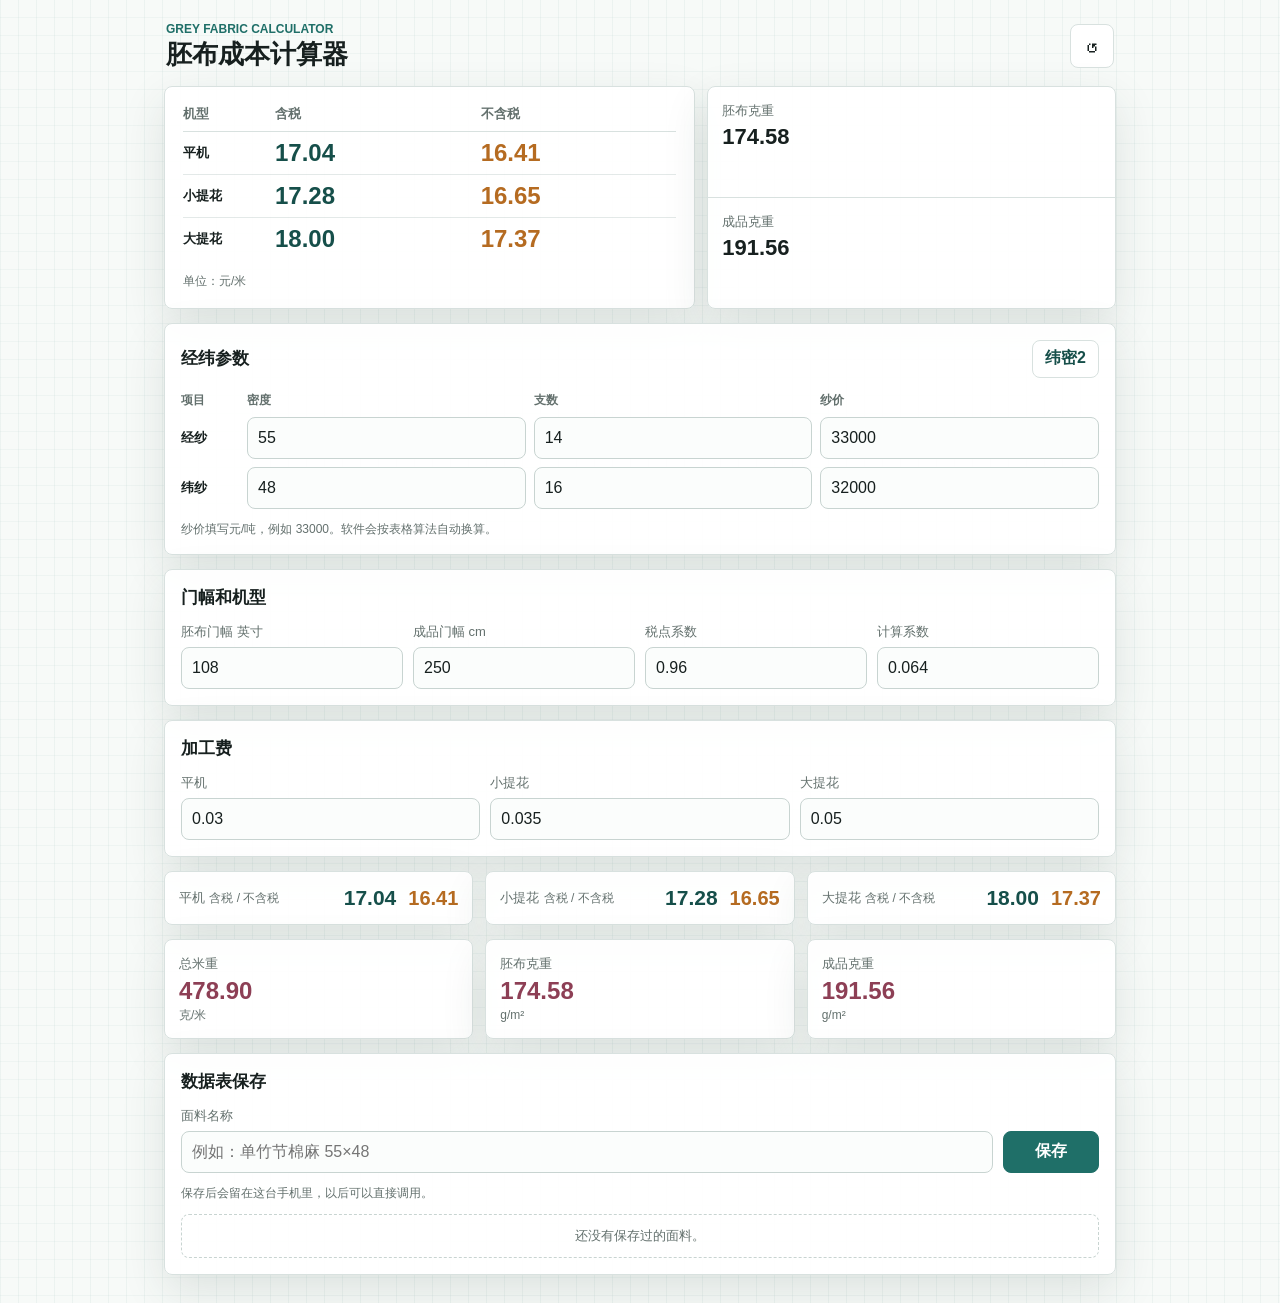
<file: index.html>
<!doctype html>
<html lang="zh-CN">
  <head>
    <meta charset="utf-8">
    <meta name="viewport" content="width=device-width, initial-scale=1">
    <meta name="theme-color" content="#1f6f68">
    <title>胚布成本计算器</title>
    <link rel="manifest" href="./manifest.webmanifest?v=5">
    <link rel="stylesheet" href="./styles.css?v=5">
  </head>
  <body>
    <main class="app-shell">
      <header class="topbar">
        <div>
          <p class="eyebrow">Grey Fabric Calculator</p>
          <h1>胚布成本计算器</h1>
        </div>
        <button class="icon-button" id="resetBtn" type="button" aria-label="恢复默认值" title="恢复默认值">
          <span aria-hidden="true">↺</span>
        </button>
      </header>

      <section class="summary-band" aria-label="核心报价">
        <div class="price-board">
          <div class="price-board-head">
            <span>机型</span>
            <span>含税</span>
            <span>不含税</span>
          </div>
          <div class="price-board-row">
            <span>平机</span>
            <strong id="plainTaxedTop">0.00</strong>
            <strong id="plainUntaxedTop">0.00</strong>
          </div>
          <div class="price-board-row">
            <span>小提花</span>
            <strong id="smallTaxedTop">0.00</strong>
            <strong id="smallUntaxedTop">0.00</strong>
          </div>
          <div class="price-board-row">
            <span>大提花</span>
            <strong id="largeTaxedTop">0.00</strong>
            <strong id="largeUntaxedTop">0.00</strong>
          </div>
          <p>单位：元/米</p>
        </div>
        <div class="summary-grid">
          <div>
            <span>胚布克重</span>
            <strong id="greyGsmTop">0.0</strong>
          </div>
          <div>
            <span>成品克重</span>
            <strong id="finishedGsmTop">0.0</strong>
          </div>
        </div>
      </section>

      <form id="calculator" class="content" autocomplete="off">
        <section class="panel">
          <div class="section-title">
            <h2>经纬参数</h2>
            <button class="ghost-button" id="toggleWeft2" type="button">纬密2</button>
          </div>

          <div class="yarn-table" role="group" aria-label="经纬纱输入">
            <div class="table-head">
              <span>项目</span>
              <span>密度</span>
              <span>支数</span>
              <span>纱价</span>
            </div>

            <label class="input-row">
              <span>经纱</span>
              <input data-field="warpDensity" inputmode="decimal" type="number" step="0.01" min="0">
              <input data-field="warpCount" inputmode="decimal" type="number" step="0.01" min="0">
              <input data-field="warpPrice" inputmode="decimal" type="number" step="100" min="0">
            </label>

            <label class="input-row">
              <span>纬纱</span>
              <input data-field="weftDensity" inputmode="decimal" type="number" step="0.01" min="0">
              <input data-field="weftCount" inputmode="decimal" type="number" step="0.01" min="0">
              <input data-field="weftPrice" inputmode="decimal" type="number" step="100" min="0">
            </label>

            <label class="input-row optional-row" id="weft2Row">
              <span>纬纱2</span>
              <input data-field="weft2Density" inputmode="decimal" type="number" step="0.01" min="0">
              <input data-field="weft2Count" inputmode="decimal" type="number" step="0.01" min="0">
              <input data-field="weft2Price" inputmode="decimal" type="number" step="100" min="0">
            </label>
          </div>

          <p class="hint">纱价填写元/吨，例如 33000。软件会按表格算法自动换算。</p>
        </section>

        <section class="panel">
          <div class="section-title">
            <h2>门幅和机型</h2>
          </div>
          <div class="field-grid">
            <label>
              <span>胚布门幅 英寸</span>
              <input data-field="greyWidth" inputmode="decimal" type="number" step="0.1" min="0">
            </label>
            <label>
              <span>成品门幅 cm</span>
              <input data-field="finishedWidth" inputmode="decimal" type="number" step="0.1" min="0">
            </label>
            <label>
              <span>税点系数</span>
              <input data-field="taxFactor" inputmode="decimal" type="number" step="0.001" min="0">
            </label>
            <label>
              <span>计算系数</span>
              <input data-field="coefficient" inputmode="decimal" type="number" step="0.001" min="0">
            </label>
          </div>
        </section>

        <section class="panel">
          <div class="section-title">
            <h2>加工费</h2>
          </div>
          <div class="machine-fees">
            <label>
              <span>平机</span>
              <input data-field="plainFee" inputmode="decimal" type="number" step="0.001" min="0">
            </label>
            <label>
              <span>小提花</span>
              <input data-field="smallJacquardFee" inputmode="decimal" type="number" step="0.001" min="0">
            </label>
            <label>
              <span>大提花</span>
              <input data-field="largeJacquardFee" inputmode="decimal" type="number" step="0.001" min="0">
            </label>
          </div>
        </section>

        <section class="results" aria-label="计算结果">
          <article class="result-row">
            <div>
              <span>平机</span>
              <small>含税 / 不含税</small>
            </div>
            <strong><b id="plainTaxed">0.00</b><em id="plainUntaxed">0.00</em></strong>
          </article>
          <article class="result-row">
            <div>
              <span>小提花</span>
              <small>含税 / 不含税</small>
            </div>
            <strong><b id="smallTaxed">0.00</b><em id="smallUntaxed">0.00</em></strong>
          </article>
          <article class="result-row">
            <div>
              <span>大提花</span>
              <small>含税 / 不含税</small>
            </div>
            <strong><b id="largeTaxed">0.00</b><em id="largeUntaxed">0.00</em></strong>
          </article>
        </section>

        <section class="details">
          <div>
            <span>总米重</span>
            <strong id="meterWeight">0.0</strong>
            <small>克/米</small>
          </div>
          <div>
            <span>胚布克重</span>
            <strong id="greyGsm">0.0</strong>
            <small>g/m²</small>
          </div>
          <div>
            <span>成品克重</span>
            <strong id="finishedGsm">0.0</strong>
            <small>g/m²</small>
          </div>
        </section>

        <section class="panel saved-panel">
          <div class="section-title">
            <h2>数据表保存</h2>
          </div>
          <div class="save-box">
            <label>
              <span>面料名称</span>
              <input id="fabricName" type="text" maxlength="40" placeholder="例如：单竹节棉麻 55×48">
            </label>
            <button class="primary-button" id="saveFabricBtn" type="button">保存</button>
          </div>
          <p class="hint" id="saveStatus">保存后会留在这台手机里，以后可以直接调用。</p>
          <div class="saved-list" id="savedList" aria-live="polite"></div>
        </section>
      </form>
    </main>

    <script src="./app.js?v=5"></script>
  </body>
</html>
</file>
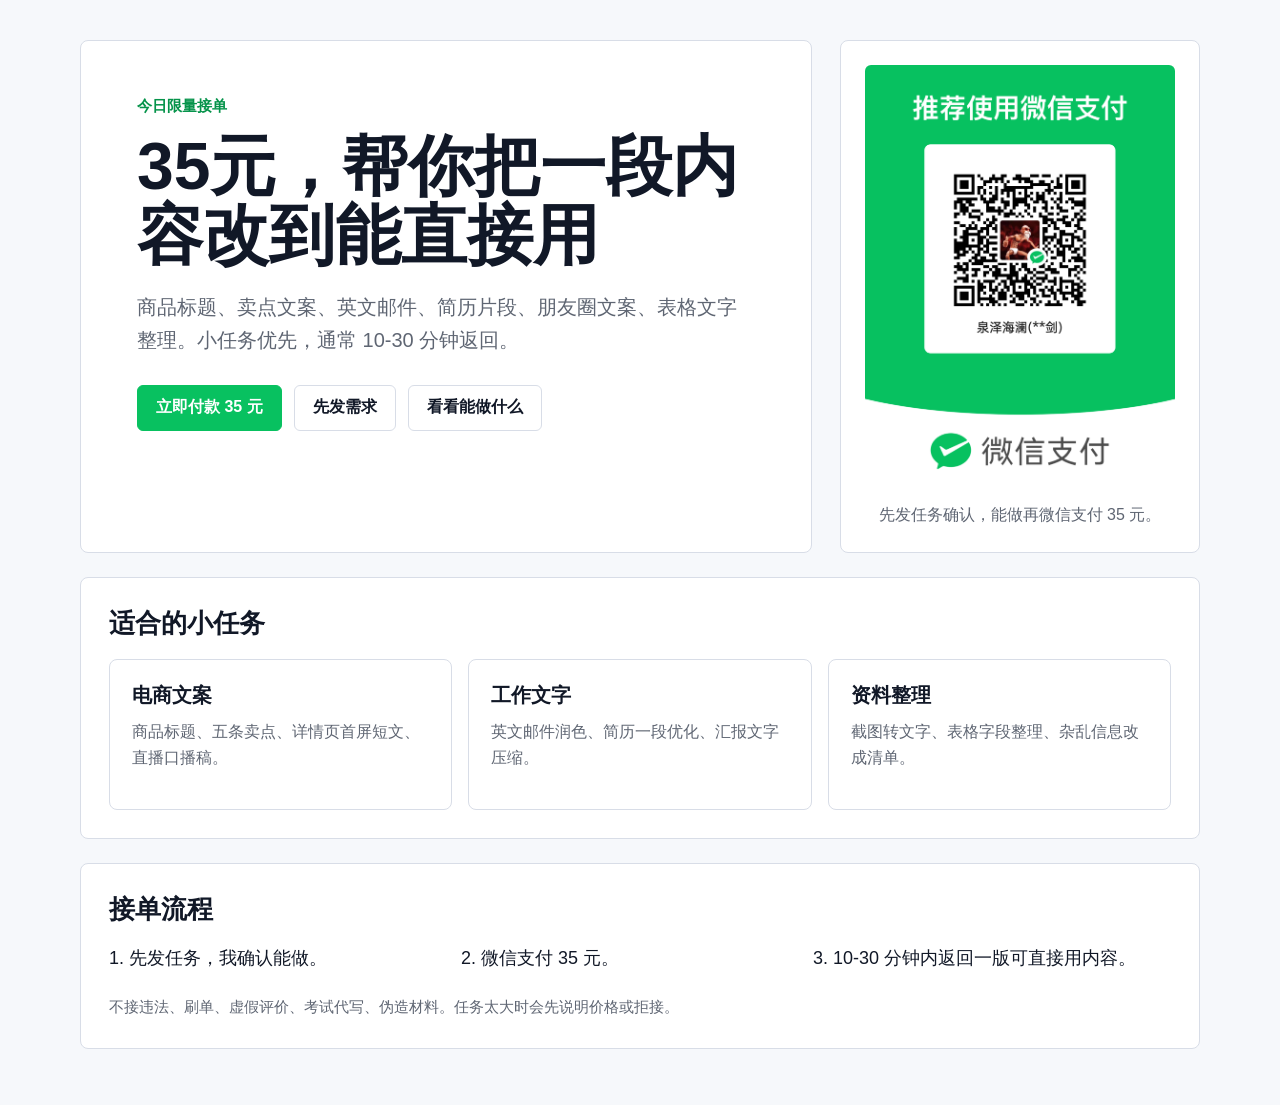
<file: quick-copy-35/index.html>
<!doctype html>
<html lang="zh-CN">
<head>
  <meta charset="utf-8">
  <meta name="viewport" content="width=device-width, initial-scale=1">
  <title>35元快速改稿服务</title>
  <link rel="stylesheet" href="styles.css">
</head>
<body>
  <main class="page">
    <section class="hero">
      <div class="hero-copy">
        <p class="eyebrow">今日限量接单</p>
        <h1>35元，帮你把一段内容改到能直接用</h1>
        <p class="lead">商品标题、卖点文案、英文邮件、简历片段、朋友圈文案、表格文字整理。小任务优先，通常 10-30 分钟返回。</p>
        <div class="actions">
          <a class="button primary" href="#pay">立即付款 35 元</a>
          <a class="button secondary" href="https://github.com/Cappuccinor/fabric-calculator/issues/new?title=%E5%B0%8F%E4%BB%BB%E5%8A%A1%EF%BC%9A&body=%E4%BB%BB%E5%8A%A1%E7%B1%BB%E5%9E%8B%EF%BC%9A%0A%0A%E5%8E%9F%E5%A7%8B%E5%86%85%E5%AE%B9%EF%BC%9A%0A%0A%E5%B8%8C%E6%9C%9B%E4%BA%A4%E4%BB%98%EF%BC%9A%0A%0A%E6%88%AA%E6%AD%A2%E6%97%B6%E9%97%B4%EF%BC%9A">先发需求</a>
          <a class="button secondary" href="#scope">看看能做什么</a>
        </div>
      </div>
      <aside class="pay-card" id="pay" aria-label="微信支付二维码">
        <img src="assets/wechat-pay.png" alt="微信支付收款码">
        <p>先发任务确认，能做再微信支付 35 元。</p>
      </aside>
    </section>

    <section class="band" id="scope">
      <h2>适合的小任务</h2>
      <div class="grid">
        <article>
          <h3>电商文案</h3>
          <p>商品标题、五条卖点、详情页首屏短文、直播口播稿。</p>
        </article>
        <article>
          <h3>工作文字</h3>
          <p>英文邮件润色、简历一段优化、汇报文字压缩。</p>
        </article>
        <article>
          <h3>资料整理</h3>
          <p>截图转文字、表格字段整理、杂乱信息改成清单。</p>
        </article>
      </div>
    </section>

    <section class="band steps">
      <h2>接单流程</h2>
      <ol>
        <li>先发任务，我确认能做。</li>
        <li>微信支付 35 元。</li>
        <li>10-30 分钟内返回一版可直接用内容。</li>
      </ol>
      <p class="note">不接违法、刷单、虚假评价、考试代写、伪造材料。任务太大时会先说明价格或拒接。</p>
    </section>
  </main>
</body>
</html>
</file>
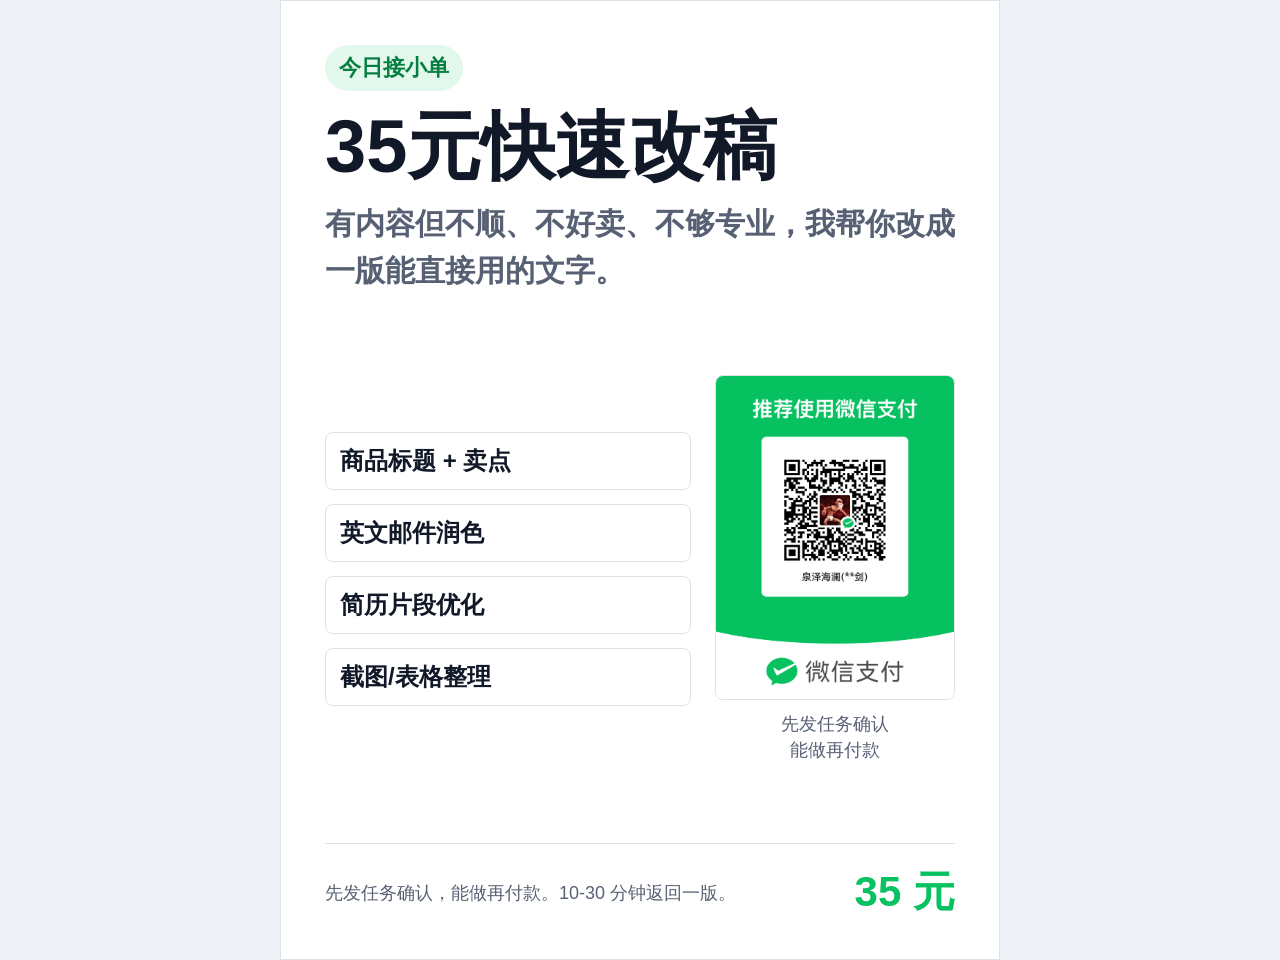
<file: quick-copy-35/poster.html>
<!doctype html>
<html lang="zh-CN">
<head>
  <meta charset="utf-8">
  <meta name="viewport" content="width=device-width, initial-scale=1">
  <title>35元快速改稿海报</title>
  <style>
    :root {
      --green: #08c160;
      --ink: #111827;
      --muted: #586174;
      --line: #dce2ec;
    }

    * {
      box-sizing: border-box;
    }

    body {
      margin: 0;
      min-height: 100vh;
      display: grid;
      place-items: center;
      background: #eef2f7;
      font-family: -apple-system, BlinkMacSystemFont, "Segoe UI", "Microsoft YaHei", sans-serif;
      color: var(--ink);
    }

    .poster {
      width: min(100vw, 720px);
      aspect-ratio: 3 / 4;
      display: grid;
      grid-template-rows: auto 1fr auto;
      gap: 22px;
      padding: 44px 44px 36px;
      background: #ffffff;
      border: 1px solid var(--line);
    }

    .tag {
      width: fit-content;
      padding: 8px 14px;
      border-radius: 999px;
      background: rgba(8, 193, 96, 0.11);
      color: #057f41;
      font-size: 22px;
      font-weight: 800;
    }

    h1 {
      margin: 18px 0 16px;
      font-size: clamp(42px, 8vw, 74px);
      line-height: 1.03;
      letter-spacing: 0;
    }

    .subtitle {
      margin: 0;
      color: var(--muted);
      font-size: clamp(21px, 3vw, 30px);
      line-height: 1.55;
      font-weight: 600;
    }

    .body {
      display: grid;
      grid-template-columns: 1fr 240px;
      gap: 24px;
      align-items: center;
    }

    ul {
      margin: 0;
      padding: 0;
      list-style: none;
      display: grid;
      gap: 14px;
    }

    li {
      min-height: 52px;
      display: flex;
      align-items: center;
      padding: 12px 14px;
      border: 1px solid var(--line);
      border-radius: 8px;
      font-size: 24px;
      font-weight: 700;
    }

    .qr {
      display: grid;
      gap: 12px;
      text-align: center;
    }

    .qr img {
      width: 100%;
      border: 1px solid var(--line);
      border-radius: 8px;
    }

    .qr p {
      margin: 0;
      color: var(--muted);
      font-size: 18px;
      line-height: 1.4;
    }

    .footer {
      display: flex;
      justify-content: space-between;
      gap: 18px;
      align-items: center;
      padding-top: 18px;
      border-top: 1px solid var(--line);
      color: var(--muted);
      font-size: 18px;
      line-height: 1.45;
    }

    .price {
      color: var(--green);
      font-size: 42px;
      font-weight: 900;
      white-space: nowrap;
    }

    @media (max-width: 640px) {
      .poster {
        width: 100vw;
        min-height: 100vh;
        aspect-ratio: auto;
        padding: 28px 20px;
      }

      .body {
        grid-template-columns: 1fr;
      }

      .qr {
        width: min(280px, 70vw);
        margin: 0 auto;
      }

      .footer {
        flex-direction: column;
        align-items: flex-start;
      }
    }
  </style>
</head>
<body>
  <main class="poster">
    <header>
      <div class="tag">今日接小单</div>
      <h1>35元快速改稿</h1>
      <p class="subtitle">有内容但不顺、不好卖、不够专业，我帮你改成一版能直接用的文字。</p>
    </header>

    <section class="body">
      <ul>
        <li>商品标题 + 卖点</li>
        <li>英文邮件润色</li>
        <li>简历片段优化</li>
        <li>截图/表格整理</li>
      </ul>
      <div class="qr">
        <img src="assets/wechat-pay.png" alt="微信支付收款码">
        <p>先发任务确认<br>能做再付款</p>
      </div>
    </section>

    <footer class="footer">
      <span>先发任务确认，能做再付款。10-30 分钟返回一版。</span>
      <span class="price">35 元</span>
    </footer>
  </main>
</body>
</html>
</file>
<file: styles.css>
:root {
  color-scheme: light;
  --ink: #17201f;
  --muted: #63706d;
  --line: #d8e1df;
  --paper: #f7faf8;
  --panel: #ffffff;
  --accent: #1f6f68;
  --accent-strong: #164f4a;
  --amber: #b56b21;
  --rose: #8d3f55;
  --shadow: 0 16px 45px rgba(31, 54, 50, 0.12);
}

* {
  box-sizing: border-box;
}

body {
  margin: 0;
  min-height: 100vh;
  background:
    linear-gradient(90deg, rgba(31, 111, 104, 0.05) 1px, transparent 1px),
    linear-gradient(0deg, rgba(31, 111, 104, 0.04) 1px, transparent 1px),
    var(--paper);
  background-size: 18px 18px;
  color: var(--ink);
  font-family: "Microsoft YaHei", "PingFang SC", "Noto Sans SC", Arial, sans-serif;
}

button,
input {
  font: inherit;
}

button {
  -webkit-tap-highlight-color: transparent;
}

.app-shell {
  width: min(100%, 980px);
  margin: 0 auto;
  padding: 18px 14px 28px;
}

.topbar {
  display: flex;
  align-items: center;
  justify-content: space-between;
  gap: 16px;
  padding: 4px 2px 16px;
}

.eyebrow {
  margin: 0 0 4px;
  color: var(--accent);
  font-size: 12px;
  font-weight: 700;
  text-transform: uppercase;
}

h1,
h2 {
  margin: 0;
  letter-spacing: 0;
}

h1 {
  font-size: 26px;
  line-height: 1.15;
}

h2 {
  font-size: 17px;
}

.icon-button,
.ghost-button,
.primary-button,
.saved-actions button {
  border: 1px solid var(--line);
  background: var(--panel);
  color: var(--ink);
  cursor: pointer;
}

.icon-button {
  width: 44px;
  height: 44px;
  border-radius: 8px;
  font-size: 24px;
}

.ghost-button {
  min-height: 38px;
  border-radius: 8px;
  padding: 0 12px;
  color: var(--accent-strong);
  font-weight: 700;
}

.ghost-button.active {
  background: #e6f2ef;
  border-color: #9cc9c1;
}

.primary-button {
  min-height: 42px;
  border-color: var(--accent);
  border-radius: 8px;
  background: var(--accent);
  color: #fff;
  font-weight: 700;
}

.summary-band {
  display: grid;
  grid-template-columns: 1.3fr 1fr;
  gap: 12px;
  margin-bottom: 14px;
}

.price-board,
.summary-grid,
.panel,
.result-row,
.details > div {
  background: rgba(255, 255, 255, 0.96);
  border: 1px solid var(--line);
  border-radius: 8px;
  box-shadow: var(--shadow);
}

.price-board {
  padding: 18px;
}

.price-board span,
.summary-grid span,
.result-row span,
.details span,
label span {
  color: var(--muted);
  font-size: 13px;
}

.price-board p,
.details small,
.result-row small,
.hint {
  color: var(--muted);
  font-size: 12px;
}

.price-board p {
  margin: 12px 0 0;
}

.price-board-head,
.price-board-row {
  display: grid;
  grid-template-columns: 82px repeat(2, minmax(0, 1fr));
  gap: 10px;
  align-items: center;
}

.price-board-head {
  padding-bottom: 8px;
  border-bottom: 1px solid var(--line);
  font-weight: 700;
}

.price-board-row {
  min-height: 43px;
  border-bottom: 1px solid rgba(216, 225, 223, 0.72);
}

.price-board-row:last-of-type {
  border-bottom: 0;
}

.price-board-row > span {
  color: var(--ink);
  font-weight: 700;
}

.price-board-row strong {
  color: var(--accent-strong);
  font-size: 24px;
  line-height: 1;
}

.price-board-row strong:nth-child(3) {
  color: var(--amber);
}

.summary-grid {
  display: grid;
  grid-template-columns: 1fr;
}

.summary-grid div {
  padding: 14px;
}

.summary-grid div + div {
  border-top: 1px solid var(--line);
}

.summary-grid strong {
  display: block;
  margin-top: 4px;
  font-size: 22px;
}

.content {
  display: grid;
  gap: 14px;
}

.panel {
  padding: 16px;
}

.section-title {
  display: flex;
  align-items: center;
  justify-content: space-between;
  gap: 12px;
  margin-bottom: 14px;
}

.yarn-table {
  display: grid;
  gap: 8px;
}

.table-head,
.input-row {
  display: grid;
  grid-template-columns: 58px repeat(3, minmax(0, 1fr));
  gap: 8px;
  align-items: center;
}

.table-head {
  color: var(--muted);
  font-size: 12px;
  font-weight: 700;
}

.input-row > span {
  color: var(--ink);
  font-weight: 700;
}

.optional-row {
  display: none;
}

.optional-row.visible {
  display: grid;
}

input {
  width: 100%;
  min-width: 0;
  height: 42px;
  border: 1px solid #c8d4d1;
  border-radius: 8px;
  background: #fbfdfc;
  color: var(--ink);
  padding: 0 10px;
  outline: none;
}

input:focus {
  border-color: var(--accent);
  box-shadow: 0 0 0 3px rgba(31, 111, 104, 0.14);
}

.hint {
  margin: 12px 0 0;
}

.field-grid,
.machine-fees {
  display: grid;
  grid-template-columns: repeat(4, minmax(0, 1fr));
  gap: 10px;
}

.field-grid label,
.machine-fees label {
  display: grid;
  gap: 6px;
}

.machine-fees {
  grid-template-columns: repeat(3, minmax(0, 1fr));
}

.results {
  display: grid;
  grid-template-columns: repeat(3, minmax(0, 1fr));
  gap: 12px;
}

.result-row {
  display: flex;
  align-items: center;
  justify-content: space-between;
  gap: 12px;
  padding: 14px;
}

.result-row strong {
  display: flex;
  align-items: baseline;
  gap: 12px;
  text-align: right;
}

.result-row b,
.result-row em {
  font-style: normal;
}

.result-row b {
  color: var(--accent-strong);
  font-size: 21px;
}

.result-row em {
  color: var(--amber);
  font-size: 20px;
}

.details {
  display: grid;
  grid-template-columns: repeat(3, minmax(0, 1fr));
  gap: 12px;
}

.details > div {
  padding: 14px;
}

.details strong {
  display: block;
  margin-top: 4px;
  color: var(--rose);
  font-size: 24px;
}

.save-box {
  display: grid;
  grid-template-columns: minmax(0, 1fr) 96px;
  gap: 10px;
  align-items: end;
}

.save-box label {
  display: grid;
  gap: 6px;
}

.saved-list {
  display: grid;
  gap: 10px;
  margin-top: 12px;
}

.saved-item {
  display: grid;
  grid-template-columns: minmax(0, 1fr) auto;
  gap: 10px;
  align-items: center;
  padding: 12px;
  border: 1px solid var(--line);
  border-radius: 8px;
  background: #fbfdfc;
}

.saved-item strong {
  display: block;
  font-size: 15px;
}

.saved-item span {
  display: block;
  margin-top: 4px;
  color: var(--muted);
  font-size: 12px;
}

.saved-actions {
  display: flex;
  gap: 8px;
}

.saved-actions button {
  min-height: 36px;
  border-radius: 8px;
  padding: 0 10px;
  font-size: 13px;
  font-weight: 700;
}

.saved-actions button[data-action="load"] {
  border-color: #9cc9c1;
  color: var(--accent-strong);
}

.saved-actions button[data-action="delete"] {
  border-color: #e6b7b7;
  color: #9a3535;
}

.empty-state {
  padding: 12px;
  border: 1px dashed #c8d4d1;
  border-radius: 8px;
  color: var(--muted);
  font-size: 13px;
  text-align: center;
}

@media (max-width: 720px) {
  .app-shell {
    padding: 14px 10px 22px;
  }

  h1 {
    font-size: 22px;
  }

  .summary-band,
  .results,
  .details,
  .field-grid,
  .machine-fees,
  .save-box,
  .saved-item {
    grid-template-columns: 1fr;
  }

  .saved-actions {
    display: grid;
    grid-template-columns: 1fr 1fr;
  }

  .summary-grid {
    grid-template-columns: 1fr 1fr;
  }

  .summary-grid div + div {
    border-top: 0;
    border-left: 1px solid var(--line);
  }

  .table-head,
  .input-row {
    grid-template-columns: 48px repeat(3, minmax(0, 1fr));
    gap: 6px;
  }

  input {
    height: 40px;
    padding: 0 8px;
  }

  .result-row {
    min-height: 76px;
  }
}

@media (max-width: 390px) {
  .price-board {
    padding: 14px;
  }

  .price-board-head,
  .price-board-row {
    grid-template-columns: 64px repeat(2, minmax(0, 1fr));
    gap: 8px;
  }

  .price-board-row strong {
    font-size: 21px;
  }

  .table-head,
  .input-row {
    grid-template-columns: 44px repeat(3, minmax(0, 1fr));
  }

  .input-row > span,
  .table-head {
    font-size: 11px;
  }
}
</file>
<file: quick-copy-35/styles.css>
:root {
  color-scheme: light;
  --ink: #111827;
  --muted: #5f6673;
  --line: #d8dde7;
  --green: #08c160;
  --green-dark: #05934a;
  --paper: #ffffff;
  --soft: #f6f8fb;
}

* {
  box-sizing: border-box;
}

body {
  margin: 0;
  min-height: 100vh;
  font-family: -apple-system, BlinkMacSystemFont, "Segoe UI", "Microsoft YaHei", sans-serif;
  color: var(--ink);
  background: var(--soft);
}

.page {
  width: min(1120px, calc(100% - 32px));
  margin: 0 auto;
  padding: 40px 0 56px;
}

.hero {
  display: grid;
  grid-template-columns: minmax(0, 1fr) 360px;
  gap: 28px;
  align-items: stretch;
}

.hero-copy,
.pay-card,
.band {
  background: var(--paper);
  border: 1px solid var(--line);
  border-radius: 8px;
}

.hero-copy {
  padding: clamp(28px, 5vw, 56px);
}

.eyebrow {
  margin: 0 0 16px;
  font-size: 15px;
  font-weight: 700;
  color: var(--green-dark);
}

h1,
h2,
h3,
p {
  margin-top: 0;
}

h1 {
  max-width: 760px;
  margin-bottom: 20px;
  font-size: clamp(36px, 6vw, 66px);
  line-height: 1.05;
  letter-spacing: 0;
}

.lead {
  max-width: 650px;
  margin-bottom: 28px;
  color: var(--muted);
  font-size: 20px;
  line-height: 1.65;
}

.actions {
  display: flex;
  flex-wrap: wrap;
  gap: 12px;
}

.button {
  display: inline-flex;
  align-items: center;
  justify-content: center;
  min-height: 46px;
  padding: 0 18px;
  border-radius: 6px;
  border: 1px solid var(--line);
  text-decoration: none;
  font-weight: 700;
}

.primary {
  background: var(--green);
  border-color: var(--green);
  color: white;
}

.secondary {
  color: var(--ink);
  background: white;
}

.pay-card {
  display: flex;
  flex-direction: column;
  justify-content: center;
  gap: 16px;
  padding: 24px;
  text-align: center;
}

.pay-card img {
  display: block;
  width: 100%;
  max-height: 560px;
  object-fit: contain;
  border-radius: 6px;
}

.pay-card p {
  margin: 0;
  color: var(--muted);
  line-height: 1.55;
}

.band {
  margin-top: 24px;
  padding: 28px;
}

h2 {
  margin-bottom: 18px;
  font-size: 26px;
}

.grid {
  display: grid;
  grid-template-columns: repeat(3, minmax(0, 1fr));
  gap: 16px;
}

article {
  min-height: 150px;
  padding: 22px;
  border: 1px solid var(--line);
  border-radius: 8px;
}

h3 {
  margin-bottom: 10px;
  font-size: 20px;
}

article p,
.note {
  color: var(--muted);
  line-height: 1.65;
}

.steps ol {
  display: grid;
  grid-template-columns: repeat(3, minmax(0, 1fr));
  gap: 14px;
  margin: 0;
  padding-left: 20px;
}

.steps li {
  padding-right: 14px;
  font-size: 18px;
  line-height: 1.55;
}

.note {
  margin: 22px 0 0;
  font-size: 15px;
}

@media (max-width: 860px) {
  .page {
    width: min(100% - 20px, 680px);
    padding-top: 20px;
  }

  .hero,
  .grid,
  .steps ol {
    grid-template-columns: 1fr;
  }

  .pay-card {
    order: -1;
  }

  h1 {
    font-size: 38px;
  }

  .lead {
    font-size: 18px;
  }
}
</file>
